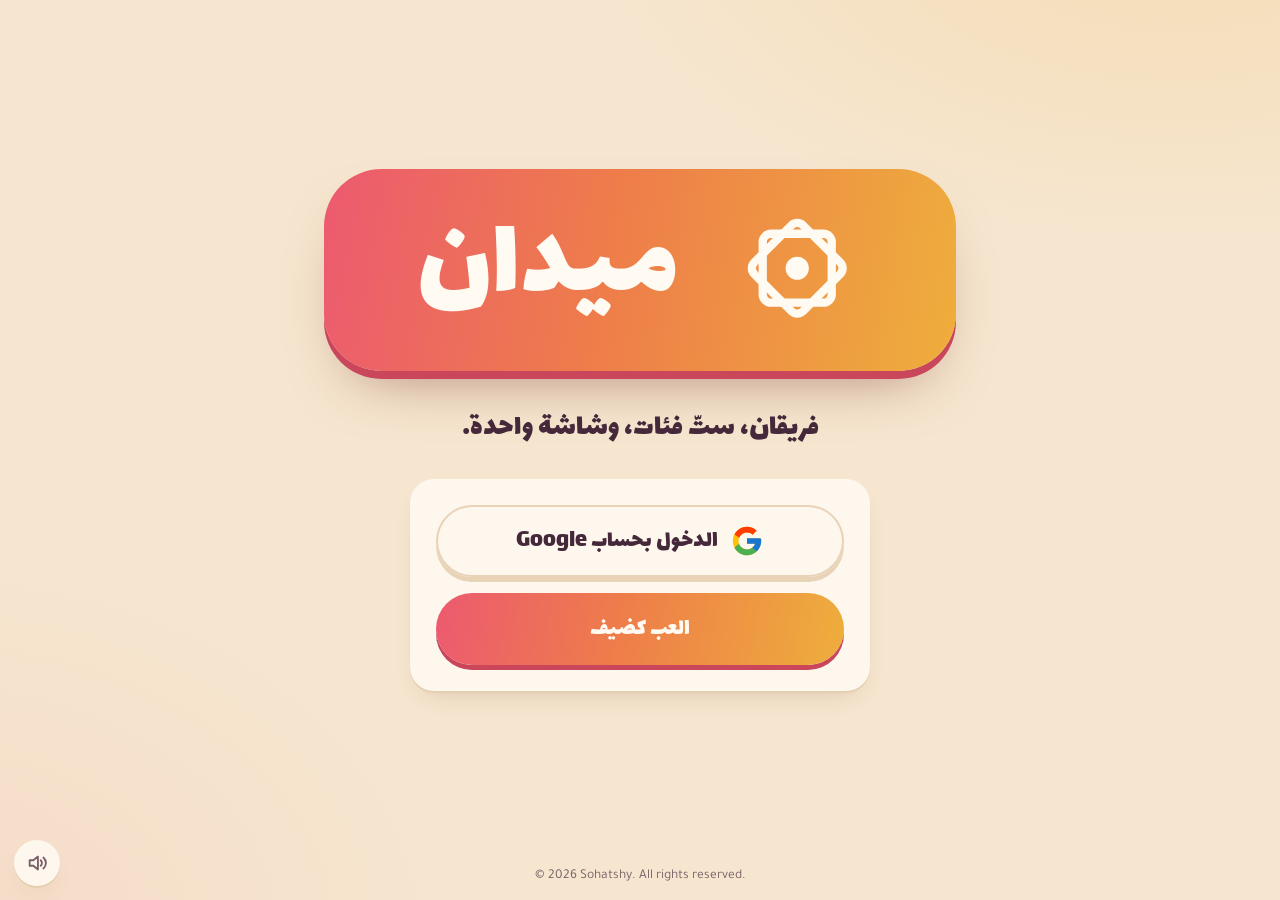
<file: index.html>
<!doctype html>
<html lang="ar" dir="rtl">
<head>
  <meta charset="utf-8">
  <meta name="viewport" content="width=device-width, initial-scale=1, viewport-fit=cover">
  <title>ميدان — لعبة أسئلة للفريقين</title>
  <meta name="description" content="لعبة أسئلة عربية لفريقين على شاشة واحدة">
  <meta name="theme-color" content="#f6e6cf">
  <link rel="icon" href="assets/logo.svg" type="image/svg+xml">
  <link rel="preconnect" href="https://fonts.googleapis.com">
  <link rel="preconnect" href="https://fonts.gstatic.com" crossorigin>
  <link href="https://fonts.googleapis.com/css2?family=Lalezar&family=Tajawal:wght@400;500;700;800&display=swap" rel="stylesheet">
  <link rel="stylesheet" href="css/style.css">
</head>
<body>
  <!-- ========== LOGIN ========== -->
  <main id="screen-login" class="screen" hidden aria-labelledby="login-title">
    <h1 id="login-title" class="logo login-logo"><span data-icon="logo"></span><span class="logo-word" data-game-name translate="no">ميدان</span></h1>
    <p class="login-tagline">فريقان، ستّ فئات، وشاشة واحدة.</p>
    <div class="login-actions">
      <button type="button" class="btn btn-big btn-google" id="btn-google"><span data-icon="google"></span>الدخول بحساب Google</button>
      <p class="login-user" id="login-user" hidden></p>
      <button type="button" class="btn btn-big btn-ghost" id="btn-guest">العب كضيف</button>
      <button type="button" class="btn btn-ghost btn-small" id="btn-signout" hidden>تسجيل الخروج</button>
      <p class="login-note" id="login-note" role="status" aria-live="polite"></p>
    </div>
  </main>

  <!-- ========== SETUP: category draft ========== -->
  <main id="screen-setup" class="screen" hidden aria-labelledby="setup-title">
    <header class="draft-head">
      <span class="logo"><span data-icon="logo"></span><span class="logo-word" data-game-name translate="no">ميدان</span></span>
      <h1 id="setup-title">اختيار الفئات</h1>
    </header>
    <form id="setup-form" class="draft" novalidate>
      <div class="draft-top">
        <label class="team-field" data-team="0">
          <span class="team-field-label"><span class="team-mark" aria-hidden="true"></span>الفريق الأول</span>
          <input id="t0-name" name="team0" autocomplete="off" spellcheck="false" maxlength="24" placeholder="اكتبوا اسم فريقكم…">
        </label>
        <div class="draft-turn">
          <p class="draft-turn-text" id="draft-turn-text" aria-live="polite"></p>
          <ol class="draft-order" id="draft-order" aria-label="ترتيب الاختيار"></ol>
        </div>
        <label class="team-field" data-team="1">
          <span class="team-field-label"><span class="team-mark" aria-hidden="true"></span>الفريق الثاني</span>
          <input id="t1-name" name="team1" autocomplete="off" spellcheck="false" maxlength="24" placeholder="اكتبوا اسم فريقكم…">
        </label>
      </div>

      <div class="draft-body">
        <section class="draft-side" data-team="0" aria-labelledby="side0-title">
          <h2 class="visually-hidden" id="side0-title">فئات الفريق الأول</h2>
          <ol class="slots" id="slots-0"></ol>
        </section>

        <section class="draft-pool" aria-labelledby="pool-title">
          <h2 class="visually-hidden" id="pool-title">الفئات المتاحة</h2>
          <div class="pool-tools">
            <label class="pool-search">
              <span class="visually-hidden">ابحث عن فئة</span>
              <input type="search" id="pool-search" placeholder="ابحث عن فئة…" autocomplete="off" spellcheck="false">
            </label>
            <div class="chips" id="pool-filters" role="group" aria-label="تصفية الفئات"></div>
          </div>
          <div class="pool-grid" id="pool"></div>
          <p class="pool-empty" id="pool-empty" hidden></p>
        </section>

        <section class="draft-side" data-team="1" aria-labelledby="side1-title">
          <h2 class="visually-hidden" id="side1-title">فئات الفريق الثاني</h2>
          <ol class="slots" id="slots-1"></ol>
        </section>
      </div>

      <div class="draft-foot">
        <p class="setup-error" id="setup-error" role="alert"></p>
        <button type="submit" class="btn btn-primary btn-big" id="btn-start" aria-describedby="start-hint" disabled>ابدأ اللعب</button>
        <p class="start-hint" id="start-hint"></p>
      </div>
    </form>
  </main>

  <!-- ========== BOARD ========== -->
  <main id="screen-board" class="screen" hidden aria-label="لوحة الأسئلة">
    <header class="scorebar">
      <div class="team-card" data-team="0"></div>
      <div class="turn-indicator" id="turn-indicator" aria-live="polite"></div>
      <div class="team-card" data-team="1"></div>
    </header>
    <div class="board" id="board"></div>
  </main>

  <!-- ========== QUESTION ========== -->
  <main id="screen-question" class="screen" hidden aria-labelledby="q-text">
    <div class="q-top">
      <span class="q-tag"><span id="q-cat"></span><span class="q-points" id="q-points"></span><span class="q-bet" id="q-bet" hidden>رهان ×2</span></span>
      <div class="q-helpers" id="q-helpers" role="group" aria-label="المساعدات"></div>
      <span class="q-who" id="q-who" aria-live="polite"></span>
    </div>
    <div class="q-main">
      <div class="q-body">
        <h1 class="q-text" id="q-text"></h1>
        <p class="q-glimpse" id="q-glimpse" hidden></p>
        <img class="q-flag" id="q-flag" alt="علم الدولة المطلوبة" width="520" height="390" hidden>
        <div class="q-media" id="q-media" hidden></div>
        <div class="q-answer" id="q-answer" hidden aria-live="polite"></div>
      </div>
      <!-- Stopwatch: counts up from 0:00, the host pauses / resumes / resets it -->
      <div class="stopwatch" id="stopwatch">
        <div class="sw-face" role="timer" aria-label="الوقت منذ فتح السؤال">
          <svg viewBox="0 0 200 200" aria-hidden="true"><circle class="track" cx="100" cy="100" r="88"/><circle class="fill" cx="100" cy="100" r="88" pathLength="60" stroke-dasharray="60" stroke-dashoffset="60"/></svg>
          <span class="num" id="sw-num">0:00</span>
        </div>
        <div class="sw-controls">
          <button type="button" class="btn sw-toggle" id="sw-toggle"></button>
          <button type="button" class="btn btn-ghost sw-reset" id="sw-reset" aria-label="إعادة الوقت إلى الصفر"></button>
        </div>
      </div>
    </div>
    <div class="q-actions" id="q-actions"></div>
  </main>

  <!-- ========== WINNER ========== -->
  <main id="screen-winner" class="screen" hidden aria-labelledby="win-name">
    <canvas id="confetti" aria-hidden="true"></canvas>
    <p class="win-kicker" id="win-kicker">الفائز</p>
    <h1 class="win-name" id="win-name"></h1>
    <div class="win-scores" id="win-scores"></div>
    <button type="button" class="btn btn-big btn-t1" id="btn-new">لعبة جديدة</button>
  </main>

  <footer class="site-footer" id="site-footer" hidden>
    <p lang="en" dir="ltr">© 2026 Sohatshy. All rights reserved.</p>
  </footer>

  <div class="corner-tools">
    <button type="button" class="icon-btn" id="btn-mute" aria-label="كتم الصوت" aria-pressed="false"></button>
    <button type="button" class="icon-btn" id="btn-quit" aria-label="إنهاء اللعبة والعودة للبداية" hidden></button>
  </div>
  <div class="toast" id="toast" role="status" aria-live="polite"></div>

  <script type="module" src="js/app.js"></script>
</body>
</html>
</file>
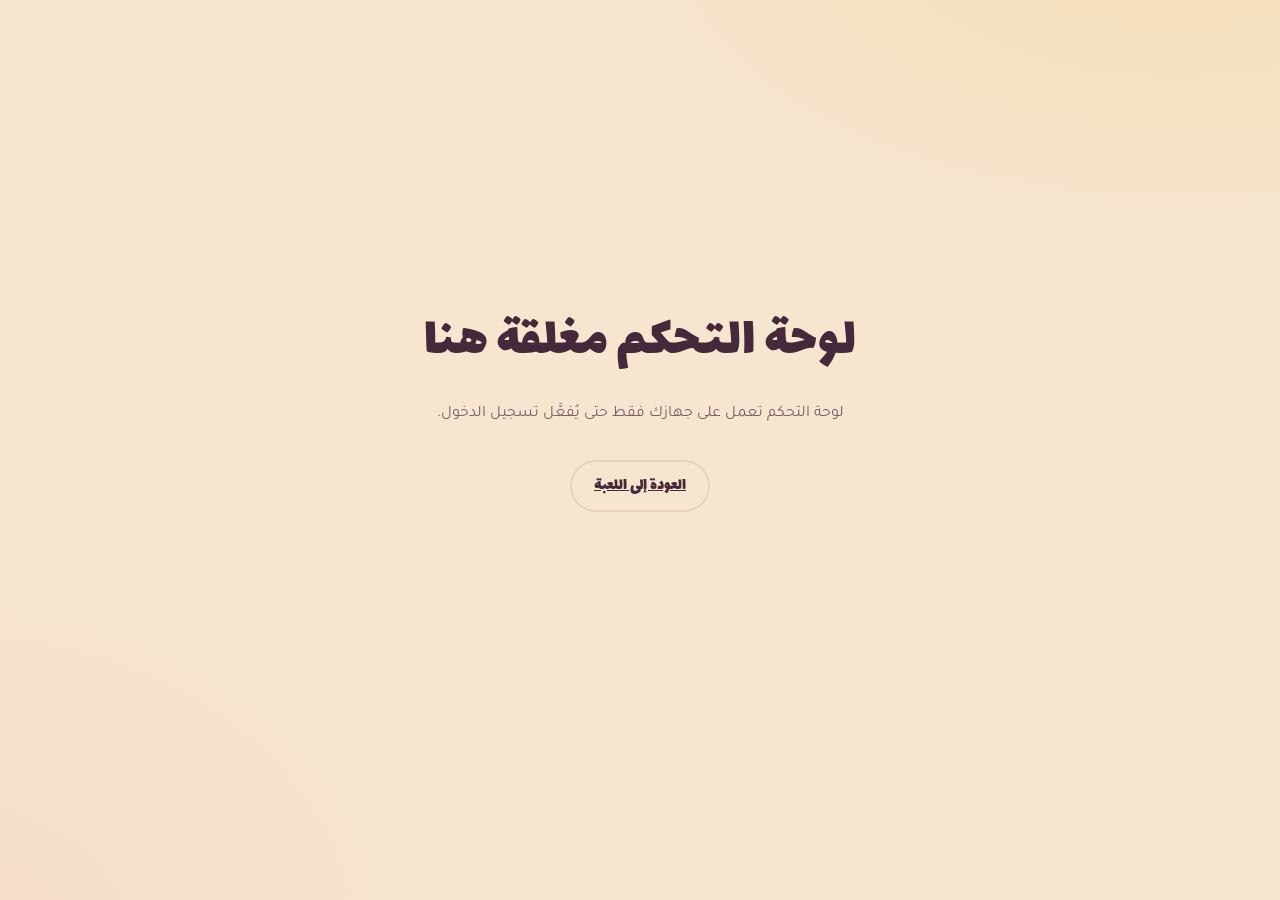
<file: admin.html>
<!doctype html>
<html lang="ar" dir="rtl">
<head>
  <meta charset="utf-8">
  <meta name="viewport" content="width=device-width, initial-scale=1">
  <title>لوحة التحكم — ميدان</title>
  <meta name="robots" content="noindex, nofollow">
  <meta name="theme-color" content="#f6e6cf">
  <link rel="icon" href="assets/logo.svg" type="image/svg+xml">
  <link rel="preconnect" href="https://fonts.googleapis.com">
  <link rel="preconnect" href="https://fonts.gstatic.com" crossorigin>
  <link href="https://fonts.googleapis.com/css2?family=Lalezar&family=Tajawal:wght@400;500;700;800&display=swap" rel="stylesheet">
  <link rel="stylesheet" href="css/style.css">
  <link rel="stylesheet" href="css/admin.css">
</head>
<body class="admin-page">
  <!-- Shown instead of the panel when it can't be used here (live site, server not running, not the owner) -->
  <div id="gate" class="gate" hidden>
    <h1>لوحة التحكم مغلقة هنا</h1>
    <p id="gate-msg"></p>
    <a class="btn btn-ghost" href="index.html">العودة إلى اللعبة</a>
  </div>

  <div id="app" hidden>
    <header class="ad-head">
      <a class="logo" href="index.html" aria-label="العودة إلى اللعبة"><span data-icon="logo"></span><span class="logo-word" data-game-name translate="no">ميدان</span></a>
      <nav class="ad-tabs" role="tablist" aria-label="أقسام لوحة التحكم">
        <button type="button" role="tab" id="tab-questions" aria-controls="panel-questions" aria-selected="true">الأسئلة</button>
        <button type="button" role="tab" id="tab-categories" aria-controls="panel-categories" aria-selected="false" tabindex="-1">الفئات</button>
        <button type="button" role="tab" id="tab-io" aria-controls="panel-io" aria-selected="false" tabindex="-1">استيراد وتصدير</button>
        <button type="button" role="tab" id="tab-trash" aria-controls="panel-trash" aria-selected="false" tabindex="-1">سلة المحذوفات <span class="count" id="trash-count"></span></button>
      </nav>
      <span id="save-status" role="status" aria-live="polite"></span>
      <button type="button" class="btn btn-t1" id="btn-publish">نشر التحديثات</button>
    </header>

    <!-- ================= QUESTIONS ================= -->
    <section id="panel-questions" role="tabpanel" aria-labelledby="tab-questions">
      <div class="ad-toolbar">
        <form class="ad-filters" id="filters" role="search" aria-label="تصفية الأسئلة">
          <label class="grow">بحث
            <input type="search" name="q" placeholder="كلمة من السؤال أو الإجابة أو رقم السؤال…" autocomplete="off" spellcheck="false">
          </label>
          <label>الفئة<select name="category" id="f-category"><option value="">الكل</option></select></label>
          <label>الصعوبة
            <select name="difficulty"><option value="">الكل</option><option value="easy">سهل 200</option><option value="medium">متوسط 400</option><option value="hard">صعب 600</option></select>
          </label>
          <label>المراجعة
            <select name="status">
              <option value="">الكل</option>
              <option value="pending">لم يُراجع</option>
              <option value="approved">صحيح</option>
              <option value="rejected">خطأ</option>
              <option value="unverified">غير مُتحقق منه</option>
              <option value="hidden">لا يظهر في اللعبة</option>
            </select>
          </label>
          <label>الوسائط
            <select name="media"><option value="">الكل</option><option value="yes">فيه وسائط</option><option value="no">بدون وسائط</option></select>
          </label>
        </form>
        <button type="button" class="btn btn-t1" id="btn-add">+ سؤال جديد</button>
      </div>
      <p class="ad-count" id="count" aria-live="polite"></p>
      <ol class="ad-list" id="list"></ol>
    </section>

    <!-- ================= CATEGORIES + DASHBOARD ================= -->
    <section id="panel-categories" role="tabpanel" aria-labelledby="tab-categories" hidden>
      <div class="ad-toolbar">
        <p class="ad-hint">الهدف لكل فئة: <strong>100 سؤال</strong> على الأقل، و<strong>6</strong> على الأقل في كل مستوى. الفئات الناقصة باللون الأحمر.</p>
        <button type="button" class="btn btn-t1" id="btn-add-cat">+ فئة جديدة</button>
      </div>
      <div class="table-wrap">
        <table class="dash" id="dash">
          <caption class="visually-hidden">عدد الأسئلة في كل فئة ومستوى</caption>
          <thead>
            <tr>
              <th scope="col">الفئة</th>
              <th scope="col">المجموع</th>
              <th scope="col">سهل 200</th>
              <th scope="col">متوسط 400</th>
              <th scope="col">صعب 600</th>
              <th scope="col">في اللعبة</th>
              <th scope="col">الحالة</th>
              <th scope="col"><span class="visually-hidden">إجراءات</span></th>
            </tr>
          </thead>
          <tbody></tbody>
          <tfoot></tfoot>
        </table>
      </div>
    </section>

    <!-- ================= IMPORT / EXPORT ================= -->
    <section id="panel-io" role="tabpanel" aria-labelledby="tab-io" hidden>
      <div class="io-grid">
        <section class="io-card" aria-labelledby="io-import-title">
          <h2 id="io-import-title">استيراد أسئلة كثيرة مرة واحدة</h2>
          <p>املأ القالب في Excel أو Google Sheets، ثم اختر الملف هنا. ستظهر معاينة قبل أي حفظ.</p>
          <p class="io-links">القوالب: <a href="templates/template.xlsx" download>template.xlsx</a> · <a href="templates/template.csv" download>template.csv</a></p>
          <label class="btn btn-t1 file-btn">اختيار ملف CSV أو Excel…<input type="file" id="import-file" accept=".csv,.xlsx,.xls,text/csv,application/vnd.openxmlformats-officedocument.spreadsheetml.sheet"></label>
          <p class="media-msg" id="import-msg" role="status" aria-live="polite"></p>
        </section>
        <section class="io-card" aria-labelledby="io-export-title">
          <h2 id="io-export-title">تصدير نسخة احتياطية</h2>
          <p>نزّل كل الأسئلة. ملف JSON نسخة كاملة (مع الفئات وسلة المحذوفات)، وملف CSV يُفتح في Excel.</p>
          <div class="io-actions">
            <button type="button" class="btn btn-ghost" id="export-csv">تنزيل CSV</button>
            <button type="button" class="btn btn-ghost" id="export-json">تنزيل JSON</button>
          </div>
          <p class="ad-hint">ملفات الوسائط (الصور والفيديو) موجودة في مجلد <code dir="ltr">media/</code> داخل المشروع.</p>
        </section>
      </div>

      <section class="io-preview" id="import-preview" aria-labelledby="preview-title" hidden>
        <div class="ad-toolbar">
          <h2 id="preview-title">معاينة الاستيراد</h2>
          <p class="ad-hint" id="preview-summary"></p>
        </div>
        <div class="table-wrap">
          <table class="dash preview-table">
            <thead><tr>
              <th scope="col"><span class="visually-hidden">استيراد هذا الصف</span></th>
              <th scope="col">الصف</th><th scope="col">الحالة</th><th scope="col">الفئة</th><th scope="col">الصعوبة</th>
              <th scope="col">السؤال</th><th scope="col">الإجابة</th><th scope="col">المصدر</th>
            </tr></thead>
            <tbody id="preview-body"></tbody>
          </table>
        </div>
        <div class="io-foot">
          <label class="check"><input type="checkbox" id="import-ready"> <span>علّمها «مُتحقق منها» و«صحيحة» لتظهر في اللعبة فوراً<small>اتركها بدون علامة لتراجعها واحدة واحدة في تبويب الأسئلة أولاً.</small></span></label>
          <button type="button" class="btn btn-t1" id="import-go">استيراد</button>
          <button type="button" class="btn btn-ghost" id="import-cancel">إلغاء</button>
        </div>
      </section>
    </section>

    <!-- ================= TRASH ================= -->
    <section id="panel-trash" role="tabpanel" aria-labelledby="tab-trash" hidden>
      <div class="ad-toolbar">
        <p class="ad-hint">الأسئلة المحذوفة تبقى هنا حتى تسترجعها أو تحذفها نهائياً. لا تظهر في اللعبة.</p>
        <button type="button" class="btn btn-danger" id="btn-empty-trash">إفراغ السلة</button>
      </div>
      <ol class="ad-list" id="trash-list"></ol>
    </section>
  </div>

  <!-- ================= QUESTION EDITOR ================= -->
  <dialog id="editor" class="ad-dialog" aria-labelledby="editor-title">
    <form id="editor-form" method="dialog" novalidate>
      <header class="dlg-head">
        <h2 id="editor-title">سؤال جديد</h2>
        <code id="editor-id" dir="ltr"></code>
        <button type="button" class="icon-btn dlg-close" data-close aria-label="إغلاق بدون حفظ">✕</button>
      </header>
      <div class="dlg-body">
        <div class="row2">
          <label>الفئة<select name="category" id="e-category" required></select></label>
          <fieldset class="seg">
            <legend>الصعوبة</legend>
            <label><input type="radio" name="difficulty" value="easy" required> سهل 200</label>
            <label><input type="radio" name="difficulty" value="medium"> متوسط 400</label>
            <label><input type="radio" name="difficulty" value="hard"> صعب 600</label>
          </fieldset>
        </div>
        <label>نص السؤال<textarea name="question" id="e-question" rows="3" required autocomplete="off"></textarea></label>
        <div class="dup-box" id="dup-box" role="status" aria-live="polite" hidden></div>
        <label id="e-answer-label"><span id="e-answer-text">الإجابة</span><input name="answer" id="e-answer" autocomplete="off"></label>
        <label id="e-examples-wrap">أمثلة لإجابات صحيحة (كل مثال في سطر)<textarea name="examples" rows="3" autocomplete="off"></textarea></label>
        <div class="row2">
          <label>رابط المصدر (اختياري)<input name="source" type="url" dir="ltr" autocomplete="off" spellcheck="false" placeholder="https://…"></label>
          <label>ملاحظات (لك فقط)<input name="note" autocomplete="off"></label>
        </div>

        <fieldset class="media-box" id="media-box">
          <legend>وسائط (صورة أو فيديو أو صوت)</legend>
          <div id="media-preview" class="media-preview"></div>
          <div class="media-actions">
            <label class="btn btn-ghost file-btn">اختيار ملف…<input type="file" id="media-file" accept="image/*,video/*,audio/*,.svg"></label>
            <button type="button" class="btn btn-ghost" id="media-remove" hidden>إزالة الوسائط</button>
            <fieldset class="seg" id="media-show">
              <legend>متى تظهر؟</legend>
              <label><input type="radio" name="mediaShow" value="question" checked> مع السؤال</label>
              <label><input type="radio" name="mediaShow" value="answer"> عند كشف الإجابة فقط</label>
            </fieldset>
          </div>
          <p class="media-msg" id="media-msg" role="status" aria-live="polite"></p>
        </fieldset>

        <div class="row2">
          <fieldset class="seg">
            <legend>المراجعة</legend>
            <label><input type="radio" name="review" value=""> لم يُراجع</label>
            <label><input type="radio" name="review" value="approved"> صحيح</label>
            <label><input type="radio" name="review" value="rejected"> خطأ</label>
          </fieldset>
          <label class="check"><input type="checkbox" name="verified"> <span>تحققتُ من صحة المعلومة<small id="verified-hint">بدون هذه العلامة لن يظهر السؤال في اللعبة.</small></span></label>
        </div>
        <p class="form-error" id="editor-error" role="alert"></p>
      </div>
      <footer class="dlg-foot">
        <button type="submit" class="btn btn-t1" id="editor-save" value="save">حفظ</button>
        <button type="button" class="btn btn-ghost" data-close>إلغاء</button>
        <button type="button" class="btn btn-danger" id="editor-delete" hidden>حذف السؤال</button>
      </footer>
    </form>
  </dialog>

  <!-- ================= CATEGORY EDITOR ================= -->
  <dialog id="cat-editor" class="ad-dialog" aria-labelledby="cat-title">
    <form id="cat-form" method="dialog" novalidate>
      <header class="dlg-head">
        <h2 id="cat-title">فئة جديدة</h2>
        <code id="cat-id" dir="ltr"></code>
        <button type="button" class="icon-btn dlg-close" data-close aria-label="إغلاق بدون حفظ">✕</button>
      </header>
      <div class="dlg-body">
        <div class="row2">
          <label>اسم الفئة<input name="name" required maxlength="30" autocomplete="off"></label>
          <label>نوع الإجابات
            <select name="type">
              <option value="text">إجابة واحدة لكل سؤال</option>
              <option value="letters">حروف: أي إجابة صحيحة (مع أمثلة)</option>
              <option value="flag" disabled>أعلام (صورة علم)</option>
            </select>
          </label>
        </div>
        <label>وصف قصير (يظهر عند الضغط على زر «i» في صفحة اختيار الفئات)<textarea name="description" rows="2" maxlength="140" autocomplete="off"></textarea></label>
        <fieldset class="media-box">
          <legend>صورة الفئة أو أيقونتها</legend>
          <div class="cat-art-preview" id="cat-preview"></div>
          <div class="media-actions">
            <label class="btn btn-ghost file-btn">رفع صورة…<input type="file" id="cat-file" accept="image/*,.svg"></label>
            <button type="button" class="btn btn-ghost" id="cat-image-remove" hidden>إزالة الصورة</button>
          </div>
          <p class="media-msg" id="cat-msg" role="status" aria-live="polite">بدون صورة تظهر أيقونة بسيطة. أفضل مقاس: صورة عرضية 16:10 بخلفية فاتحة.</p>
        </fieldset>
        <label class="check"><input type="checkbox" name="hidden"> <span>إخفاء الفئة من اللعبة<small>لا تظهر في صفحة اختيار الفئات، وتبقى أسئلتها محفوظة هنا.</small></span></label>
        <p class="form-error" id="cat-error" role="alert"></p>
      </div>
      <footer class="dlg-foot">
        <button type="submit" class="btn btn-t1" id="cat-save">حفظ</button>
        <button type="button" class="btn btn-ghost" data-close>إلغاء</button>
      </footer>
    </form>
  </dialog>

  <!-- ================= PUBLISH ================= -->
  <dialog id="publish-dialog" class="ad-dialog" aria-labelledby="publish-title">
    <form method="dialog" id="publish-form">
      <header class="dlg-head">
        <h2 id="publish-title">نشر التحديثات على الموقع</h2>
        <button type="button" class="icon-btn dlg-close" data-close aria-label="إغلاق">✕</button>
      </header>
      <div class="dlg-body" id="publish-body" aria-live="polite"></div>
      <footer class="dlg-foot">
        <button type="submit" class="btn btn-t1" id="publish-go" hidden>نشر الآن</button>
        <button type="button" class="btn btn-ghost" data-close id="publish-close">إغلاق</button>
      </footer>
    </form>
  </dialog>

  <!-- ================= CONFIRM POPUP ================= -->
  <dialog id="confirm-dialog" class="ad-dialog small" aria-labelledby="confirm-title" aria-describedby="confirm-text">
    <form method="dialog">
      <h2 id="confirm-title"></h2>
      <p id="confirm-text"></p>
      <footer class="dlg-foot">
        <button value="ok" id="confirm-ok" class="btn btn-danger">تأكيد</button>
        <button value="cancel" id="confirm-cancel" class="btn btn-ghost">إلغاء</button>
      </footer>
    </form>
  </dialog>

  <div class="toast" id="toast" role="status" aria-live="polite"></div>
  <script type="module" src="js/admin/admin.js"></script>
</body>
</html>
</file>
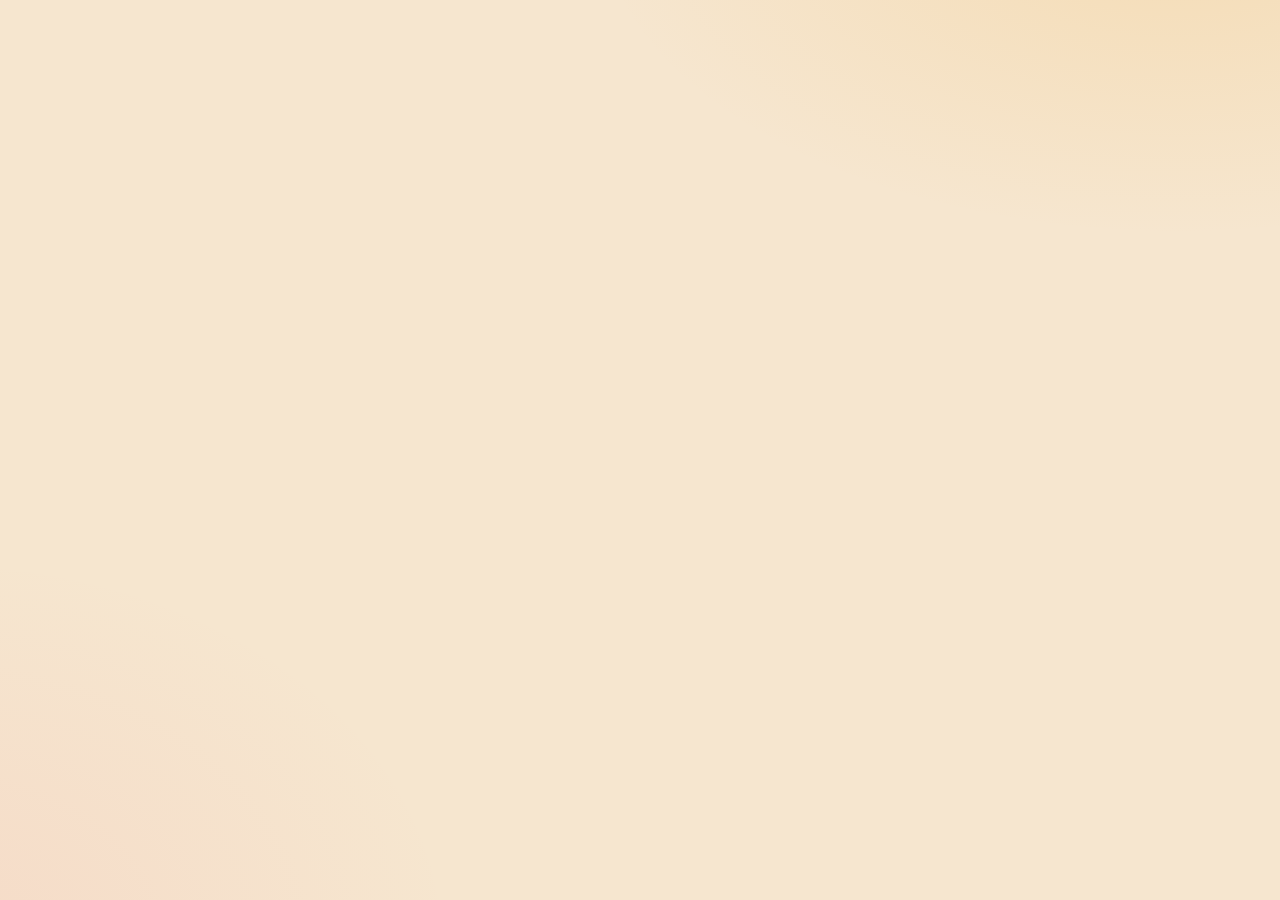
<file: review.html>
<!doctype html>
<html lang="ar" dir="rtl">
<head>
  <meta charset="utf-8">
  <meta name="robots" content="noindex, nofollow">
  <title>نُقلت المراجعة إلى لوحة التحكم</title>
  <meta http-equiv="refresh" content="0; url=admin.html">
</head>
<body>
  <p>صفحة المراجعة أصبحت جزءاً من <a href="admin.html">لوحة التحكم</a>.</p>
</body>
</html>
</file>
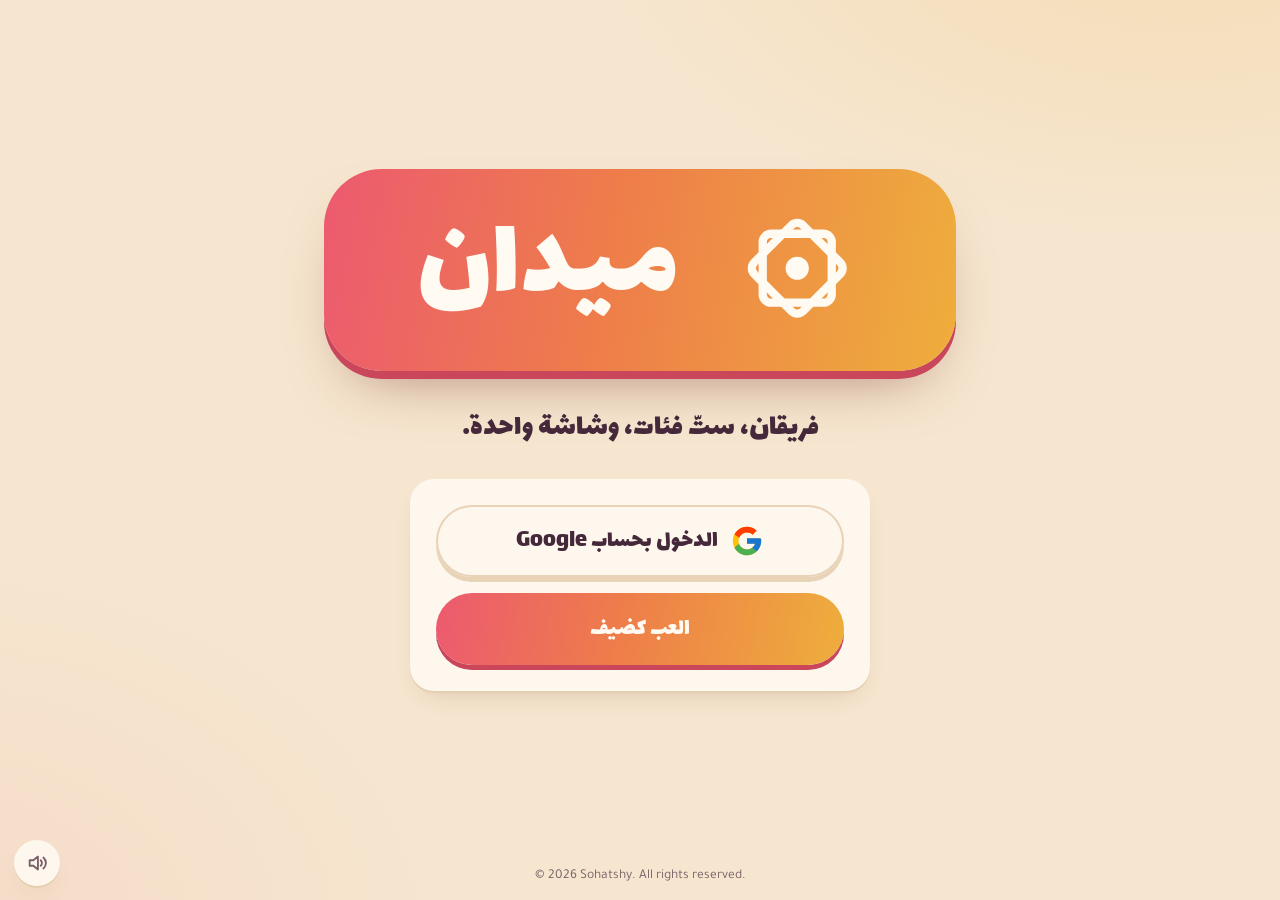
<file: tests/load-state.html>
<!doctype html>
<meta charset="utf-8">
<title>Load test state</title>
<!-- Test helper: loads a saved game from tests/states/<name>.json into localStorage, then opens the game.
     Usage: tests/load-state.html?state=board&data=tests/sample-6cats.json   (state=none clears the game) -->
<script type="module">
  const p = new URLSearchParams(location.search);
  const name = p.get('state');
  p.delete('state');
  if (name && name !== 'none' && /^[\w-]+$/.test(name)) {
    const s = await (await fetch(`states/${name}.json`)).text();
    localStorage.setItem('maydan.game', s);
  } else localStorage.removeItem('maydan.game');
  location.replace('../index.html?' + p.toString());
</script>
</file>
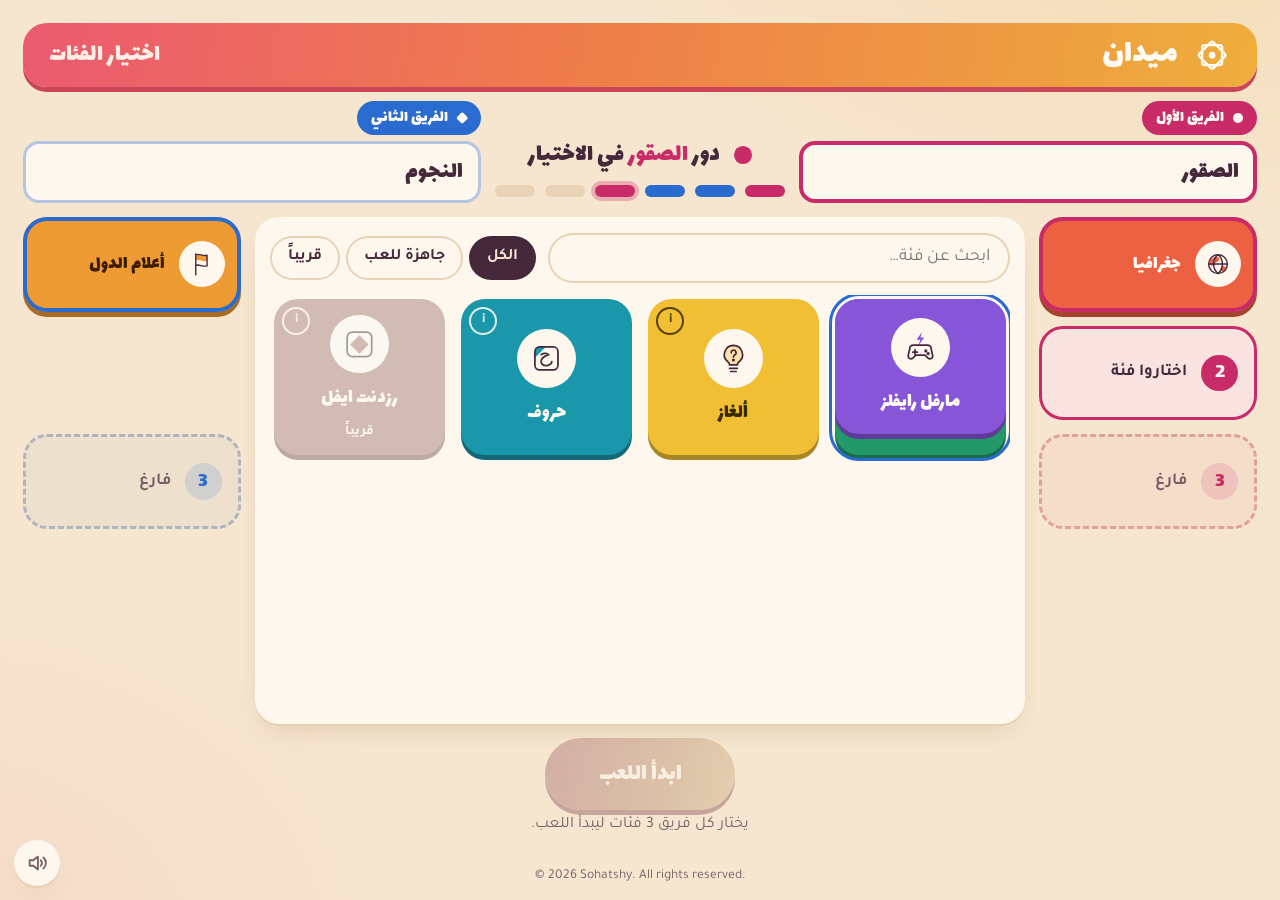
<file: tests/setup-preview.html>
<!doctype html>
<meta charset="utf-8">
<title>Setup preview</title>
<!-- Test helper: opens the real game in a frame, goes to the category draft, types team names,
     makes a few picks (?picks=geo,flags,rivals in pick order) and optionally opens one "i" description
     (?info=math), so the draft can be screenshotted at any size. -->
<style>html,body,iframe{margin:0;border:0;width:100%;height:100%;display:block}</style>
<iframe id="f" src="load-state.html?state=none"></iframe>
<script>
  const p = new URLSearchParams(location.search);
  const f = document.getElementById('f');
  const wait = (ms) => new Promise((r) => setTimeout(r, ms));
  f.addEventListener('load', async () => {
    if (!f.contentWindow.location.pathname.endsWith('index.html') && f.contentWindow.location.pathname !== '/') return;
    await wait(800);
    const d = f.contentDocument;
    d.querySelector('#btn-guest').click();
    d.querySelector('#t0-name').value = p.get('t0') ?? 'الصقور';
    d.querySelector('#t1-name').value = p.get('t1') ?? 'النجوم';
    d.querySelector('#t0-name').dispatchEvent(new Event('input', { bubbles: true }));
    for (const id of (p.get('picks') ?? 'geo,flags,rivals').split(',').filter(Boolean)) {
      d.querySelector(`#pool .cat-pick[data-cat="${id}"]`)?.click();
      await wait(80);
    }
    if (p.get('info')) d.querySelector(`#pool .cat-card[data-cat="${p.get('info')}"] .cat-info`)?.click();
  });
</script>
</file>
<file: css/style.css>
/* ============================================================
   Maydan — design tokens (warm & sunny, softened for a big TV)
   Warm cream page, off-white cards, soft shadows. Strong colour only in small accents:
   the header gradient, category name strips, team colours on scores / turn / played questions.
   ============================================================ */
:root {
  /* surfaces */
  --bg: #f6e6cf;          /* warm cream page */
  --surface: #fdf7ee;     /* off-white cards, panels */
  --raised: #fdf7ee;
  --soft: #f5e8d6;        /* quiet fills (search, chips, empty slots) */
  --line: #e8d3b7;        /* hairlines, empty slots */
  --text: #45293a;        /* deep plum, 10.6:1 on --bg */
  --muted: #7a5e66;       /* 4.9:1 on --bg */

  /* warm header gradient (our own: coral → tangerine → sun) */
  --hero: linear-gradient(100deg, #ec5a70 0%, #ee7d4a 45%, #eeae3c 100%);
  --hero-ink: #fffaf2;
  --hero-edge: #c9465b;

  /* teams — also told apart by shape: team 1 = circle, team 2 = diamond */
  --team1: #c92a68;       /* berry */
  --team1-ink: #fffaf2;
  --team1-soft: #f5dce2;
  --team2: #2a6bcf;       /* cobalt */
  --team2-ink: #fffaf2;
  --team2-soft: #dfe7f3;
  --danger: #d4483f;

  /* category palette: each category takes one, by its place in the list */
  --cat-1: #ec6142; --cat-1-ink: #fffaf2;   /* tomato */
  --cat-2: #ee9b34; --cat-2-ink: #3a1d00;   /* tangerine */
  --cat-3: #8655d8; --cat-3-ink: #fffaf2;   /* grape */
  --cat-4: #23996a; --cat-4-ink: #fffaf2;   /* leaf */
  --cat-5: #f0bf33; --cat-5-ink: #3a2a00;   /* sun */
  --cat-6: #1a97aa; --cat-6-ink: #fffaf2;   /* lagoon */
  --cat: #b49a86; --cat-ink: #fffaf2;

  --font-display: 'Lalezar', 'Tajawal', system-ui, sans-serif;   /* chunky headings, numbers */
  --font-body: 'Tajawal', system-ui, sans-serif;                  /* everything you read */

  --r-sm: 10px;
  --r: 16px;
  --r-lg: 24px;
  --gap: clamp(8px, 1.1vw, 20px);
  --ease: cubic-bezier(0.2, 0.7, 0.2, 1);
  --shadow: 0 2px 0 #e6cfb0, 0 12px 28px -16px rgba(110, 60, 25, 0.32);
  --press: 0 5px 0;       /* chunky bottom edge on draft cards and big buttons */

  /* older names still used by the admin panel */
  --lime: var(--team1);
  --lime-ink: var(--team1-ink);
  --azure: var(--team2);
  --azure-ink: var(--team2-ink);
  --accent: var(--team1);
  --night: var(--bg);
  --night-2: var(--surface);
  --night-3: var(--line);
  --tile: var(--surface);
  --tile-ink: var(--text);
  --t1: var(--team1);
  --t1-ink: var(--team1-ink);
  --t2: var(--team2);
  --t2-ink: var(--team2-ink);
  --played: #ebdcc8;
  --r-md: var(--r);
  --ease-pop: var(--ease);

  color-scheme: light;
}

* { box-sizing: border-box; }
html, body { height: 100%; }

body {
  margin: 0;
  font-family: var(--font-body);
  color: var(--text);
  background-color: var(--bg);
  background-image: radial-gradient(900px 500px at 92% -10%, rgba(238, 174, 60, 0.18), transparent 65%),
    radial-gradient(800px 600px at -5% 105%, rgba(236, 90, 112, 0.08), transparent 65%);
  background-attachment: fixed;
  -webkit-font-smoothing: antialiased;
  text-rendering: optimizeLegibility;
  -webkit-tap-highlight-color: transparent;
  font-synthesis: none; /* Lalezar has one weight: never fake a bold */
  overflow-x: hidden;
}

button { font: inherit; color: inherit; cursor: pointer; touch-action: manipulation; }
button:disabled { cursor: not-allowed; }
input { font: inherit; }
:focus-visible { outline: 3px solid var(--team2); outline-offset: 3px; border-radius: var(--r-sm); }

.visually-hidden { position: absolute !important; width: 1px; height: 1px; overflow: hidden; clip: rect(0 0 0 0); white-space: nowrap; }

/* ---------- team shape ---------- */
.team-mark { --size: 0.62em; display: inline-block; flex: none; width: var(--size); height: var(--size); background: var(--team1); border-radius: 50%; }
.team-mark[data-team='1'] { background: var(--team2); border-radius: 2px; transform: rotate(45deg) scale(0.86); }
[data-team='1'] > .team-mark:not([data-team]), [data-team='1'] .team-field-label .team-mark { background: var(--team2); border-radius: 2px; transform: rotate(45deg) scale(0.86); }

/* ---------- copyright footer (login / setup / winner screens) ---------- */
.site-footer { min-height: 40px; display: flex; align-items: center; justify-content: center;
  padding: 0 72px max(8px, env(safe-area-inset-bottom)); color: var(--muted); font-size: 0.85rem; text-align: center; }
.site-footer p { margin: 0; }
.site-footer[hidden] { display: none; }
body.has-footer .screen.is-active { min-height: calc(100dvh - 40px); }

/* ---------- screens ---------- */
.screen { display: none; min-height: 100dvh; padding: clamp(12px, 1.8vw, 32px);
  padding-top: max(clamp(12px, 1.8vw, 32px), env(safe-area-inset-top));
  padding-bottom: max(clamp(12px, 1.8vw, 32px), env(safe-area-inset-bottom));
  padding-inline: max(clamp(12px, 1.8vw, 32px), env(safe-area-inset-left), env(safe-area-inset-right)); }
.screen[hidden] { display: none !important; }
.screen.is-active { display: flex; flex-direction: column; }
h1, h2 { text-wrap: balance; }

/* ---------- logo ---------- */
.logo { display: inline-flex; align-items: center; gap: 0.45em; font-family: var(--font-display); font-weight: 400; line-height: 1; letter-spacing: 0; }
.logo svg { width: 1.15em; height: 1.15em; flex: none; color: currentColor; }

/* ---------- buttons ---------- */
.btn {
  display: inline-flex; align-items: center; justify-content: center; gap: 0.5em;
  min-height: 52px; padding: 0.55em 1.4em;
  border: 0; border-radius: 999px;
  font-family: var(--font-display); font-weight: 400; font-size: clamp(1.05rem, 1.35vw, 1.4rem);
  background: var(--surface); color: var(--text);
  box-shadow: var(--press) var(--btn-edge, #e2c9a8);
  transition: transform 0.15s var(--ease), box-shadow 0.15s ease, filter 0.2s ease, opacity 0.2s ease;
}
.btn:hover:not(:disabled) { transform: translateY(-1px); filter: brightness(1.04); }
.btn:active:not(:disabled) { transform: translateY(4px); box-shadow: 0 1px 0 var(--btn-edge, #e2c9a8); }
.btn:disabled { opacity: 0.45; filter: saturate(0.4); }
.btn-big { min-height: 72px; font-size: clamp(1.3rem, 1.9vw, 2rem); padding: 0.5em 2.2em; }
.btn-primary { background: var(--hero); color: var(--hero-ink); --btn-edge: var(--hero-edge); }
.btn-t1 { background: var(--team1); color: var(--team1-ink); --btn-edge: #962050; }
.btn-t2 { background: var(--team2); color: var(--team2-ink); --btn-edge: #1f4f9b; }
.btn-ghost { background: transparent; color: var(--text); box-shadow: inset 0 0 0 2px var(--line); }
.btn-ghost:active:not(:disabled) { box-shadow: inset 0 0 0 2px var(--line); }
.btn-danger { background: var(--danger); color: #fffaf2; --btn-edge: #a2352e; }
.btn[hidden] { display: none; }

/* corner tools (mute / leave game) */
.corner-tools { position: fixed; bottom: max(14px, env(safe-area-inset-bottom)); left: max(14px, env(safe-area-inset-left)); z-index: 50; display: flex; gap: 8px; }
.icon-btn { width: 46px; height: 46px; border-radius: 50%; border: 0; background: var(--surface); color: var(--muted); display: grid; place-items: center; box-shadow: var(--shadow); transition: color 0.2s ease; }
.icon-btn:hover { color: var(--text); }
.icon-btn svg { width: 22px; height: 22px; }
.icon-btn[hidden] { display: none; }

/* category icon inside a soft round badge (draft cards, slots, board) */
.cat-art, .slot-icon, .bcard-art { --accent: var(--cat); color: var(--text); flex: none; display: grid; place-items: center; border-radius: 50%; background: var(--surface); }
.cat-art svg, .slot-icon svg, .bcard-art svg { display: block; width: 100%; height: 100%; }
.cat-art img, .slot-icon img, .bcard-art img { display: block; width: 100%; height: 100%; border-radius: 50%; object-fit: cover; }

/* ============================================================
   SETUP — category draft
   ============================================================ */
#screen-setup { gap: var(--gap); width: 100%; max-width: 1760px; margin: 0 auto; }
.draft-head { display: flex; align-items: center; justify-content: space-between; gap: 1rem;
  background: var(--hero); color: var(--hero-ink); border-radius: var(--r-lg); padding: 12px clamp(16px, 2vw, 32px); box-shadow: var(--press) var(--hero-edge); }
.draft-head .logo { font-size: clamp(1.8rem, 2.6vw, 2.8rem); }
.draft-head h1 { margin: 0; font-family: var(--font-display); font-weight: 400; font-size: clamp(1.3rem, 2vw, 2.1rem); opacity: 0.92; }
.draft { flex: 1; min-height: 0; display: flex; flex-direction: column; gap: var(--gap); }

.draft-top { display: grid; grid-template-columns: minmax(220px, 1fr) auto minmax(220px, 1fr); align-items: end; gap: var(--gap); }
.team-field { --c: var(--team1); --ink: var(--team1-ink); display: flex; flex-direction: column; gap: 6px; }
.team-field[data-team='1'] { --c: var(--team2); --ink: var(--team2-ink); }
.team-field-label { align-self: flex-start; display: inline-flex; align-items: center; gap: 0.5em; padding: 4px 14px; border-radius: 999px;
  background: var(--c); color: var(--ink); font-family: var(--font-display); font-size: 1.05rem; }
.team-field-label .team-mark, [data-team='1'] .team-field-label .team-mark { background: var(--ink); }
.team-field input {
  width: 100%; min-height: 62px; padding: 0 18px;
  border: 0; border-radius: var(--r); background: var(--surface); color: var(--text);
  font-family: var(--font-display); font-size: clamp(1.3rem, 1.9vw, 2rem);
  box-shadow: inset 0 0 0 3px color-mix(in srgb, var(--c) 35%, transparent);
  transition: box-shadow 0.2s ease;
}
.team-field input::placeholder { color: var(--muted); }
.team-field input:focus-visible, .team-field.is-turn input { outline: none; box-shadow: inset 0 0 0 4px var(--c); }

.draft-turn { display: flex; flex-direction: column; align-items: center; gap: 10px; padding-bottom: 6px; min-width: 0; }
.draft-turn-text { margin: 0; display: inline-flex; align-items: center; gap: 0.55em; font-family: var(--font-display); font-size: clamp(1.3rem, 2vw, 2.1rem); white-space: nowrap; }
.draft-turn-text strong { font-weight: 400; color: var(--team1); }
.draft-turn-text[data-team='1'] strong { color: var(--team2); }
.draft-turn-text .team-mark { --size: 0.7em; }
.draft-order { list-style: none; margin: 0; padding: 0; display: flex; gap: 10px; }
.order-step { width: 40px; height: 12px; border-radius: 999px; background: var(--line); position: relative; display: grid; place-items: center; }
.order-step .team-mark { position: absolute; --size: 0; }
.order-step.is-done[data-team='0'] { background: var(--team1); }
.order-step.is-done[data-team='1'] { background: var(--team2); }
.order-step.is-now[data-team='0'] { background: var(--team1); box-shadow: 0 0 0 4px color-mix(in srgb, var(--team1) 30%, transparent); animation: breathe 1.4s ease-in-out infinite; }
.order-step.is-now[data-team='1'] { background: var(--team2); box-shadow: 0 0 0 4px color-mix(in srgb, var(--team2) 30%, transparent); animation: breathe 1.4s ease-in-out infinite; }

.draft-body { flex: 1; min-height: 0; display: grid; grid-template-columns: minmax(200px, 17vw) minmax(0, 1fr) minmax(200px, 17vw); gap: var(--gap); }

/* team slots */
.draft-side { --c: var(--team1); --ink: var(--team1-ink); display: flex; flex-direction: column; min-height: 0; }
.draft-side[data-team='1'] { --c: var(--team2); --ink: var(--team2-ink); }
.slots { list-style: none; margin: 0; padding: 0; display: flex; flex-direction: column; gap: var(--gap); }
.slots li { display: flex; min-height: 0; }
.slot { flex: 1; min-height: clamp(76px, 10.5vh, 118px); border-radius: var(--r-lg); display: flex; align-items: center; gap: 14px; padding: 14px 16px; }
.slot.is-empty { border: 3px dashed color-mix(in srgb, var(--c) 30%, var(--line)); color: var(--muted); background: color-mix(in srgb, var(--c) 4%, transparent); }
.slot-num { font-family: var(--font-display); font-size: clamp(1.2rem, 1.6vw, 1.6rem); width: 1.8em; height: 1.8em; flex: none; display: grid; place-items: center; border-radius: 50%;
  background: color-mix(in srgb, var(--c) 15%, transparent); color: var(--c); }
.slot-hint { font-size: 1.05rem; font-weight: 700; }
.slot.is-next { border: 3px solid var(--c); color: var(--text); background: color-mix(in srgb, var(--c) 10%, var(--surface)); }
.slot.is-next .slot-num { background: var(--c); color: var(--ink); }
.slot.is-filled {
  border: 0; text-align: start; background: var(--cat); color: var(--cat-ink);
  box-shadow: var(--press) color-mix(in srgb, var(--cat) 70%, #000), inset 0 0 0 4px var(--c);
  transition: transform 0.2s var(--ease), filter 0.2s ease;
}
.slot.is-filled:hover { filter: brightness(1.05); }
.slot.is-arriving { opacity: 0; }
.slot-icon { width: clamp(46px, 3.6vw, 64px); height: clamp(46px, 3.6vw, 64px); padding: 8px; }
.slot-name { flex: 1; min-width: 0; font-family: var(--font-display); font-size: clamp(1.1rem, 1.5vw, 1.6rem); overflow-wrap: anywhere; line-height: 1.3; }
.slot-remove { font-size: 1.5rem; line-height: 1; opacity: 0; transition: opacity 0.2s ease; }
.slot.is-filled:hover .slot-remove, .slot.is-filled:focus-visible .slot-remove { opacity: 1; }

/* shared pool */
.draft-pool { display: flex; flex-direction: column; gap: 12px; min-height: 0; background: var(--surface); border-radius: var(--r-lg); padding: clamp(12px, 1.2vw, 20px); box-shadow: var(--shadow); }
.pool-tools { display: flex; gap: 12px; align-items: center; flex-wrap: wrap; }
.pool-search { flex: 1 1 240px; }
.pool-search input {
  width: 100%; min-height: 50px; padding: 0 20px; border: 0; border-radius: 999px;
  background: var(--surface); color: var(--text); font-size: 1.1rem; box-shadow: inset 0 0 0 2px var(--line);
}
.pool-search input:focus-visible { outline: none; box-shadow: inset 0 0 0 3px var(--team2); }
.chips { display: flex; gap: 6px; flex-wrap: wrap; }
.chip { min-height: 44px; padding: 0 18px; border: 0; border-radius: 999px; background: transparent; color: var(--text); font-weight: 700; font-size: 1rem; box-shadow: inset 0 0 0 2px var(--line); }
.chip:hover { background: var(--soft); }
.chip[aria-pressed='true'] { background: var(--text); color: var(--bg); box-shadow: none; }
.pool-grid { flex: 1; min-height: 0; overflow-y: auto; display: grid; grid-template-columns: repeat(auto-fill, minmax(clamp(150px, 12vw, 220px), 1fr)); grid-auto-rows: minmax(clamp(130px, 15vh, 190px), auto); gap: 16px; align-content: start; padding: 4px 4px 10px; scrollbar-width: thin; }
.pool-empty { margin: 0; color: var(--muted); text-align: center; padding: 2rem 1rem; }

.cat-card { position: relative; min-width: 0; display: flex; }
.cat-pick {
  flex: 1; border: 0; border-radius: var(--r-lg); padding: 16px 14px 14px; background: var(--cat); color: var(--cat-ink);
  box-shadow: var(--press) color-mix(in srgb, var(--cat) 70%, #000);
  display: flex; flex-direction: column; align-items: center; justify-content: center; gap: 12px; text-align: center;
  transition: transform 0.2s var(--ease), box-shadow 0.2s ease, filter 0.2s ease;
}
.cat-pick:hover:not(:disabled) { transform: translateY(-3px); box-shadow: 0 8px 0 color-mix(in srgb, var(--cat) 70%, #000); filter: brightness(1.05); }
.cat-pick:disabled { cursor: default; }
.cat-card.is-soon .cat-pick { opacity: 0.45; filter: saturate(0.3); }
.cat-art { width: clamp(58px, 4.6vw, 84px); height: clamp(58px, 4.6vw, 84px); padding: 11px; }
.cat-name { font-family: var(--font-display); font-size: clamp(1.15rem, 1.6vw, 1.7rem); line-height: 1.3; overflow-wrap: anywhere; padding-inline: 18px; }
.cat-soon { font-size: 0.85rem; font-weight: 700; }
.cat-info {
  position: absolute; top: 8px; inset-inline-end: 8px; width: 28px; height: 28px; padding: 0; border: 0; border-radius: 50%;
  background: transparent; color: var(--cat-ink); box-shadow: inset 0 0 0 2px currentColor; opacity: 0.85; font: 700 0.85rem/1 var(--font-body);
}
.cat-info:hover, .cat-info[aria-expanded='true'] { background: var(--surface); color: var(--text); box-shadow: none; opacity: 1; }
.cat-desc {
  position: absolute; z-index: 5; top: 42px; inset-inline: 6px; margin: 0; padding: 12px 14px; border-radius: var(--r);
  background: var(--text); color: var(--bg); box-shadow: 0 18px 40px rgba(58, 29, 46, 0.25);
  font-size: 1rem; line-height: 1.6; text-align: start;
}
.cat-desc[hidden] { display: none; }
.cat-ghost { position: fixed; z-index: 80; margin: 0; pointer-events: none; transform-origin: center; }
.cat-ghost .cat-info, .cat-ghost .cat-desc { display: none; }

.draft-foot { display: flex; flex-direction: column; align-items: center; gap: 6px; }
.start-hint, .setup-error { margin: 0; min-height: 1.3em; font-size: 1rem; text-align: center; }
.start-hint { color: var(--muted); }
.setup-error { color: var(--danger); font-weight: 700; }
.setup-error:empty { display: none; }

/* ============================================================
   BOARD — calm score bar + 6 category cards (3 × 2)
   Category colour only on the name strip and around the picture; team colours only on
   the score bar, the turn pill and played questions.
   ============================================================ */
#screen-board { height: 100dvh; gap: var(--gap); padding-bottom: max(70px, env(safe-area-inset-bottom)); } /* room for the mute / home buttons */

.scorebar { display: grid; grid-template-columns: minmax(0, 1fr) auto minmax(0, 1fr); align-items: center; gap: var(--gap); }
.team-card {
  --c: var(--team1); --soft-c: var(--team1-soft);
  display: grid; grid-template-columns: minmax(0, 1fr) auto auto; grid-template-areas: 'id helpers score'; align-items: center; column-gap: clamp(12px, 1.2vw, 20px);
  padding: clamp(8px, 0.8vw, 12px) clamp(14px, 1.4vw, 24px); border-radius: var(--r-lg); background: var(--surface);
  box-shadow: var(--shadow), inset 0 0 0 2px transparent; border-inline-start: 8px solid var(--c);
  transition: box-shadow 0.3s ease, opacity 0.3s ease;
}
.team-card[data-team='1'] { --c: var(--team2); --soft-c: var(--team2-soft); grid-template-columns: auto auto minmax(0, 1fr); grid-template-areas: 'score helpers id'; border-inline-start: 0; border-inline-end: 8px solid var(--c); }
.team-card[data-team='1'] .team-id { justify-content: flex-end; }
.team-card.is-turn { box-shadow: var(--shadow), inset 0 0 0 3px var(--c); background: linear-gradient(90deg, var(--soft-c), var(--surface) 70%); }
.team-card[data-team='0'].is-turn { background: linear-gradient(270deg, var(--soft-c), var(--surface) 70%); }
.team-id { grid-area: id; display: flex; align-items: center; gap: 0.5em; min-width: 0; }
.team-id .team-mark { --size: 0.6em; }
.team-name { font-family: var(--font-display); font-size: clamp(1.15rem, 1.8vw, 2rem); line-height: 1.2; white-space: nowrap; overflow: hidden; text-overflow: ellipsis; }
.team-score { grid-area: score; font-family: var(--font-display); font-size: clamp(1.9rem, 3.2vw, 3.4rem); line-height: 1; color: var(--c); font-variant-numeric: tabular-nums; min-width: 2.4em; text-align: center; }
.team-score.bump { animation: bump 0.5s var(--ease); }
@keyframes bump { 40% { transform: scale(1.15); } }

.helpers { grid-area: helpers; display: flex; gap: 6px; }
.helper-btn { width: 38px; height: 38px; border-radius: 50%; border: 0; background: var(--soft); color: #b39f97; display: grid; place-items: center; transition: color 0.2s ease, box-shadow 0.2s ease; }
.helper-btn svg { width: 20px; height: 20px; }
.helper-btn:not(:disabled) { color: var(--c); box-shadow: inset 0 0 0 2px var(--c); background: var(--surface); }
.helper-btn.is-armed { background: var(--c); color: var(--surface); box-shadow: none; animation: breathe 1.6s ease-in-out infinite; }
.helper-btn.is-used { opacity: 0.4; }
@keyframes breathe { 50% { opacity: 0.7; } }

.turn-indicator { --c: var(--team1); --ink: var(--team1-ink); display: flex; flex-direction: column; align-items: center; gap: 4px; min-width: clamp(140px, 13vw, 240px); }
.turn-indicator[data-team='1'] { --c: var(--team2); --ink: var(--team2-ink); }
.turn-label { color: var(--muted); font-weight: 700; font-size: clamp(0.9rem, 1vw, 1.1rem); }
.turn-team {
  display: inline-flex; align-items: center; gap: 0.5em; max-width: 24vw;
  padding: 0.35em 1.2em; border-radius: 999px; background: var(--c); color: var(--ink);
  font-family: var(--font-display); font-size: clamp(1.1rem, 1.6vw, 1.75rem); white-space: nowrap; overflow: hidden; text-overflow: ellipsis;
  box-shadow: 0 6px 18px -8px var(--c);
}
.turn-team .team-mark { background: var(--ink); --size: 0.55em; }

.board { flex: 1; min-height: 0; display: grid; grid-template-columns: repeat(3, minmax(0, 1fr)); grid-template-rows: repeat(2, minmax(0, 1fr)); gap: clamp(12px, 1.4vw, 26px); }

.bcard {
  position: relative; min-width: 0; min-height: 0;
  display: grid; grid-template-columns: minmax(0, 1fr) minmax(0, 1.35fr) minmax(0, 1fr); gap: clamp(8px, 0.9vw, 16px);
  padding: clamp(10px, 1vw, 18px); border-radius: var(--r-lg); background: var(--surface); box-shadow: var(--shadow);
}
.bcard-col { display: flex; flex-direction: column; gap: clamp(6px, 0.7vw, 12px); min-height: 0; }
.bcard-mid { display: flex; flex-direction: column; align-items: center; justify-content: center; gap: clamp(8px, 1.2vh, 16px); min-width: 0; min-height: 0; }
.bcard-art {
  width: min(100%, 15vh, 11vw); aspect-ratio: 1; padding: 16%;
  background: color-mix(in srgb, var(--cat) 12%, var(--surface)); box-shadow: inset 0 0 0 3px color-mix(in srgb, var(--cat) 35%, var(--surface));
}
.bcard-name {
  margin: 0; max-width: 100%; padding: 0.2em 0.9em; border-radius: 999px; background: var(--cat); color: var(--cat-ink);
  font-family: var(--font-display); font-weight: 400; font-size: clamp(1rem, 1.5vw, 1.7rem); line-height: 1.3; text-align: center; overflow-wrap: anywhere;
}
.bcard-owner {
  position: absolute; top: -10px; inset-inline-start: -10px; width: 34px; height: 34px; border-radius: 50%;
  display: grid; place-items: center; background: var(--surface); box-shadow: 0 0 0 3px var(--team1), 0 4px 10px -4px rgba(58, 29, 46, 0.4);
}
.bcard-owner[data-team='1'] { box-shadow: 0 0 0 3px var(--team2), 0 4px 10px -4px rgba(58, 29, 46, 0.4); }
.bcard-owner .team-mark { --size: 14px; }

/* question buttons: calm white with dark numbers */
.tile {
  position: relative; flex: 1; min-height: 0; width: 100%; border: 0; border-radius: var(--r);
  display: flex; align-items: center; justify-content: center; gap: 0.35em;
  background: var(--surface); color: var(--text);
  box-shadow: inset 0 0 0 2px var(--line), 0 3px 0 var(--line);
  font-family: var(--font-display); font-size: clamp(1.15rem, 2vw, 2.3rem); line-height: 1; font-variant-numeric: tabular-nums;
  transition: transform 0.15s var(--ease), box-shadow 0.2s ease, background-color 0.2s ease;
}
.tile:hover:not(:disabled) { transform: translateY(-2px); background: #fffbf5; box-shadow: inset 0 0 0 3px var(--cat), 0 5px 0 color-mix(in srgb, var(--cat) 35%, var(--line)); }
.tile:active:not(:disabled) { transform: translateY(2px); box-shadow: inset 0 0 0 3px var(--cat), 0 1px 0 var(--line); }
.tile .tile-pts { pointer-events: none; }
/* played: soft tint of the winning team + its mark, or faded grey when nobody took it */
.tile.is-played { cursor: default; box-shadow: none; }
.tile.is-played[data-won='0'] { background: var(--team1-soft); color: var(--team1); }
.tile.is-played[data-won='1'] { background: var(--team2-soft); color: var(--team2); }
.tile.is-played .team-mark { --size: 0.45em; }
.tile.is-played[data-won='none'] { background: #eee2d3; color: #b8a597; text-decoration: line-through; text-decoration-thickness: 2px; }

/* ============================================================
   LOGIN
   ============================================================ */
#screen-login { align-items: center; justify-content: center; text-align: center; gap: clamp(1.2rem, 3vh, 2.2rem); }
.login-logo {
  margin: 0; padding: 0.28em 0.8em 0.32em; border-radius: 0.5em;
  background: var(--hero); color: var(--hero-ink); box-shadow: 0 8px 0 var(--hero-edge), 0 30px 60px -30px rgba(110, 40, 30, 0.6);
  font-size: clamp(3.4rem, 9vw, 7.5rem);
}
.login-tagline { margin: 0.4rem 0 0; color: var(--text); font-family: var(--font-display); font-size: clamp(1.3rem, 2.4vw, 2.1rem); }
.login-actions {
  display: flex; flex-direction: column; gap: 1rem; width: min(460px, 100%);
  padding: clamp(18px, 2vw, 28px); border-radius: var(--r-lg); background: var(--surface); box-shadow: var(--shadow);
}
.login-actions .btn { width: 100%; }
.btn-google { background: var(--surface); box-shadow: inset 0 0 0 2px var(--line), var(--press) var(--line); }
.btn-google:active:not(:disabled) { box-shadow: inset 0 0 0 2px var(--line); }
#btn-guest { background: var(--hero); color: var(--hero-ink); --btn-edge: var(--hero-edge); box-shadow: var(--press) var(--hero-edge); }
.login-note { color: var(--muted); font-size: 1rem; min-height: 1.5em; margin: 0; }
.login-note:empty { display: none; }
.btn-google svg { width: 1.4em; height: 1.4em; }
.btn-small { min-height: 44px; font-size: 1rem; align-self: center; width: auto !important; }
.login-user { margin: 0; font-family: var(--font-display); font-size: clamp(1.2rem, 2vw, 1.6rem); overflow-wrap: anywhere; }
.login-user[hidden] { display: none; }

/* ============================================================
   QUESTION — category pill, question card, stopwatch, host buttons
   ============================================================ */
#screen-question { --team-color: var(--team1); --team-ink: var(--team1-ink); --team-soft: var(--team1-soft); gap: var(--gap); padding-bottom: 80px; }
#screen-question[data-team='1'] { --team-color: var(--team2); --team-ink: var(--team2-ink); --team-soft: var(--team2-soft); }
.q-top { display: flex; justify-content: space-between; align-items: center; gap: 1rem; flex-wrap: wrap; }
.q-tag { display: inline-flex; align-items: center; gap: 0.5rem; font-family: var(--font-display); font-size: clamp(1.2rem, 1.8vw, 1.9rem); }
#q-cat { padding: 0.15em 0.9em; border-radius: 999px; background: var(--cat); color: var(--cat-ink); }
.q-points { padding: 0.15em 0.7em; border-radius: 999px; background: var(--surface); color: var(--text); box-shadow: inset 0 0 0 2px var(--line); font-variant-numeric: tabular-nums; }
.q-bet { padding: 0.15em 0.7em; border-radius: 999px; background: var(--danger); color: #fffaf2; }
.q-bet[hidden] { display: none; }
.q-who {
  display: inline-flex; align-items: center; gap: 0.5em; padding: 0.3em 1.1em; border-radius: 999px;
  background: var(--team-color); color: var(--team-ink); font-family: var(--font-display); font-size: clamp(1.2rem, 1.8vw, 1.9rem);
  box-shadow: 0 6px 18px -8px var(--team-color);
}
.q-who .team-mark { background: var(--team-ink); }
.q-who.is-steal { animation: wobble 0.5s var(--ease) 2; }
@keyframes wobble { 30% { transform: rotate(-3deg) scale(1.05); } 70% { transform: rotate(3deg) scale(1.05); } }

.q-helpers { display: flex; gap: 10px; flex-wrap: wrap; }
.q-helper {
  min-height: 50px; padding: 0.3em 1.1em; font-size: clamp(1rem, 1.25vw, 1.3rem);
  background: var(--surface); color: var(--team-color); box-shadow: inset 0 0 0 2px var(--team-color), 0 4px 0 color-mix(in srgb, var(--team-color) 35%, var(--line));
}
.q-helper svg { width: 1.25em; height: 1.25em; }
.q-helper:active:not(:disabled) { box-shadow: inset 0 0 0 2px var(--team-color); }
.q-helper:disabled { opacity: 0.45; color: var(--muted); box-shadow: inset 0 0 0 2px var(--line); filter: none; }

.q-main { flex: 1; min-height: 0; display: grid; grid-template-columns: minmax(0, 1fr) auto; align-items: center; gap: clamp(16px, 3vw, 56px); }
.q-body {
  display: flex; flex-direction: column; justify-content: center; gap: clamp(12px, 2vw, 28px); min-width: 0; align-self: stretch;
  padding: clamp(20px, 3vw, 56px); border-radius: var(--r-lg); background: var(--surface); box-shadow: var(--shadow);
  border-top: 8px solid var(--cat);
}
.q-text { margin: 0; font-weight: 700; line-height: 1.45; font-size: clamp(1.8rem, 4vw, 4.4rem); text-wrap: balance; }
.q-flag { width: auto; max-width: 80%; height: min(30vh, 390px); aspect-ratio: 4 / 3; object-fit: contain; border-radius: var(--r); background: var(--soft); padding: 10px; }
.q-flag[hidden] { display: none; }
.q-media { width: 100%; }
.q-media[hidden] { display: none; }
.q-media img, .q-media video { display: block; max-width: 100%; max-height: 46vh; border-radius: var(--r); background: #1d1418; }
.q-audio { display: flex; align-items: center; gap: 14px; padding: 14px 18px; border-radius: var(--r); background: var(--soft); max-width: 640px; color: var(--team-color); }
.q-audio svg { width: 40px; height: 40px; flex: none; }
.q-audio audio { flex: 1; min-width: 0; }

/* answer reveal */
.q-answer {
  align-self: flex-start; max-width: 100%; border-radius: var(--r-lg); padding: clamp(14px, 2vw, 26px) clamp(18px, 2.6vw, 38px);
  background: #e3f1e4; color: #1f4a30; box-shadow: inset 0 0 0 3px #a9d3b0;
  font-weight: 800; font-size: clamp(1.6rem, 3.2vw, 3.4rem); line-height: 1.35; animation: reveal 0.5s var(--ease);
}
.q-answer[hidden] { display: none; }
.q-answer .ans-label { display: block; font-family: var(--font-display); font-weight: 400; font-size: 0.45em; color: #3d7550; margin-bottom: 0.15em; }
.q-answer .ans-examples { display: block; font-size: 0.55em; font-weight: 700; margin-top: 0.4em; }
.q-answer .ans-source { display: block; font-size: 0.34em; font-weight: 500; margin-top: 0.6em; }
.q-answer .ans-source a { color: inherit; }
@keyframes reveal { from { opacity: 0; transform: translateY(14px) scale(0.97); } }

/* لمحة */
.q-glimpse { margin: 0; display: flex; align-items: center; gap: 1rem; flex-wrap: wrap; animation: reveal 0.4s var(--ease); }
.q-glimpse[hidden] { display: none; }
.glimpse-pattern { display: inline-flex; align-items: flex-end; gap: 6px; padding: 0.3em 0.6em; border-radius: var(--r); background: var(--team-soft); }
.glimpse-pattern b { font-family: var(--font-display); font-weight: 400; font-size: clamp(2rem, 3.6vw, 3.6rem); line-height: 1; color: var(--team-color); }
.glimpse-pattern i { display: inline-block; width: clamp(20px, 2.4vw, 36px); height: 6px; border-radius: 3px; background: var(--team-color); margin-bottom: 0.35em; }
.glimpse-pattern .gap { display: inline-block; width: clamp(16px, 2vw, 28px); }
.glimpse-count { color: var(--text); font-weight: 800; font-size: clamp(1.1rem, 2vw, 1.8rem); }

/* stopwatch: counts up; the ring fills once a minute */
.stopwatch { display: flex; flex-direction: column; align-items: center; gap: 14px; }
.sw-face { position: relative; width: clamp(170px, 19vw, 320px); aspect-ratio: 1; display: grid; place-items: center; border-radius: 50%; background: var(--surface); box-shadow: var(--shadow); }
.sw-face svg { position: absolute; inset: 0; width: 100%; height: 100%; transform: rotate(-90deg); }
.sw-face .track { fill: none; stroke: var(--soft); stroke-width: 12; }
.sw-face .fill { fill: none; stroke: var(--team-color); stroke-width: 12; stroke-linecap: round; transition: stroke-dashoffset 0.3s linear, stroke 0.3s ease; }
.sw-face .num { position: relative; font-family: var(--font-display); font-size: clamp(3rem, 6vw, 6.2rem); line-height: 1; font-variant-numeric: tabular-nums; direction: ltr; }
.stopwatch.is-paused .num { color: var(--muted); animation: breathe 1.2s ease-in-out infinite; }
.stopwatch.is-paused .fill { stroke: var(--muted); }
.stopwatch.is-done .sw-face { opacity: 0.6; }
.sw-controls { display: flex; gap: 10px; flex-wrap: wrap; justify-content: center; }
.sw-toggle { min-height: 64px; min-width: 11em; font-size: clamp(1.15rem, 1.5vw, 1.6rem); background: var(--team-color); color: var(--team-ink); --btn-edge: color-mix(in srgb, var(--team-color) 70%, #000); }
.stopwatch.is-paused .sw-toggle { background: #2f9a60; color: #fffaf2; --btn-edge: #1f6e43; }
.sw-toggle svg, .sw-reset svg { width: 1.2em; height: 1.2em; }
.sw-reset { min-height: 64px; font-size: clamp(1rem, 1.3vw, 1.35rem); }
.stopwatch.is-done .sw-controls { visibility: hidden; }

.q-actions { display: flex; justify-content: center; align-items: center; gap: clamp(8px, 1.5vw, 20px); flex-wrap: wrap; min-height: 80px; }
.q-actions .award-label { width: 100%; text-align: center; margin: 0; color: var(--text); font-family: var(--font-display); font-size: clamp(1.2rem, 1.8vw, 1.9rem); }
.btn-steal { background: var(--surface); color: var(--text); box-shadow: inset 0 0 0 3px var(--line), var(--press) var(--line); }
.btn-steal[data-team='0'] { color: var(--team1); box-shadow: inset 0 0 0 3px var(--team1), var(--press) color-mix(in srgb, var(--team1) 40%, var(--line)); }
.btn-steal[data-team='1'] { color: var(--team2); box-shadow: inset 0 0 0 3px var(--team2), var(--press) color-mix(in srgb, var(--team2) 40%, var(--line)); }
.btn-steal svg { width: 1.2em; height: 1.2em; }

/* ============================================================
   WINNER
   ============================================================ */
#screen-winner { align-items: center; justify-content: center; text-align: center; gap: clamp(1rem, 2.5vh, 1.8rem); position: relative; overflow: hidden; }
#confetti { position: fixed; inset: 0; width: 100%; height: 100%; pointer-events: none; z-index: 0; }
#screen-winner > *:not(canvas) { position: relative; z-index: 1; }
.win-kicker { margin: 0; padding: 0.2em 1.2em; border-radius: 999px; background: var(--hero); color: var(--hero-ink); font-family: var(--font-display); font-size: clamp(1.4rem, 2.6vw, 2.3rem); box-shadow: 0 5px 0 var(--hero-edge); }
.win-name { margin: 0; font-family: var(--font-display); font-weight: 400; line-height: 1.15; font-size: clamp(3.4rem, 10vw, 9rem); color: var(--win-color, var(--text)); animation: win-pop 0.8s var(--ease); overflow-wrap: anywhere; max-width: 100%; }
@keyframes win-pop { 0% { opacity: 0; transform: scale(0.6) rotate(-4deg); } 60% { opacity: 1; transform: scale(1.08) rotate(2deg); } }
.win-scores { display: flex; gap: clamp(12px, 3vw, 40px); flex-wrap: wrap; justify-content: center; }
.win-score { background: var(--surface); border-radius: var(--r-lg); padding: 1rem 2.2rem; box-shadow: var(--shadow); border-top: 8px solid var(--team-color); min-width: 220px; }
.win-score[data-team='0'] { --team-color: var(--team1); }
.win-score[data-team='1'] { --team-color: var(--team2); }
.win-score .n { display: block; font-weight: 800; font-size: clamp(1.2rem, 2vw, 1.7rem); }
.win-score .s { display: block; font-family: var(--font-display); font-size: clamp(2.6rem, 5vw, 4.6rem); color: var(--team-color); line-height: 1.15; font-variant-numeric: tabular-nums; }
#btn-new { background: var(--hero); color: var(--hero-ink); --btn-edge: var(--hero-edge); }

/* ============================================================
   Toast
   ============================================================ */
.toast {
  position: fixed; top: 18px; left: 50%; transform: translate(-50%, calc(-100% - 40px)); visibility: hidden;
  background: var(--text); color: var(--surface); font-weight: 700;
  padding: 0.75em 1.6em; border-radius: 999px; z-index: 60; font-size: clamp(1rem, 1.5vw, 1.45rem);
  transition: transform 0.35s var(--ease), visibility 0s linear 0.35s;
  box-shadow: 0 16px 40px rgba(69, 41, 58, 0.3); max-width: calc(100vw - 32px); text-align: center;
}
.toast.is-shown { transform: translate(-50%, 0); visibility: visible; transition: transform 0.35s var(--ease), visibility 0s; }

/* ============================================================
   Responsive
   ============================================================ */
@media (max-width: 1100px) {
  .draft-body { grid-template-columns: minmax(170px, 22vw) minmax(0, 1fr) minmax(170px, 22vw); }
}
@media (max-width: 900px) {
  .q-main { grid-template-columns: 1fr; justify-items: center; text-align: center; }
  .q-body { align-items: center; }
  .q-answer { align-self: center; }
  .stopwatch { order: -1; }
  .sw-face { width: 150px; }
  .q-body { align-self: auto; }
  /* draft: names + turn on top, then team 1 slots, pool, team 2 slots */
  .draft-top { grid-template-columns: 1fr 1fr; }
  .draft-turn { grid-column: 1 / -1; grid-row: 1; }
  .draft-body { grid-template-columns: 1fr; }
  .draft-side .slots { flex-direction: row; }
  .slot { min-height: 64px; padding: 10px; gap: 8px; }
  .slot-hint { display: none; }
  .draft-pool { order: 1; }
  .draft-side[data-team='1'] { order: 2; }
  .pool-grid { overflow: visible; }
  /* board scrolls on small screens: 2 cards per row */
  #screen-board { height: auto; }
  .board { grid-template-columns: repeat(2, minmax(0, 1fr)); grid-template-rows: none; }
  .bcard { min-height: 250px; }
  .tile { min-height: 48px; }
  .bcard-art { width: min(100%, 120px); }
}
@media (max-width: 600px) {
  .screen { padding: 12px 16px; }
  .board { grid-template-columns: minmax(0, 1fr); }
  .scorebar { grid-template-columns: 1fr 1fr; }
  .turn-indicator { grid-column: 1 / -1; grid-row: 1; flex-direction: row; justify-content: center; }
  .turn-team { max-width: 70vw; }
  .team-card, .team-card[data-team='1'] { grid-template-columns: 1fr; grid-template-areas: 'id' 'score' 'helpers'; justify-items: center; text-align: center; row-gap: 6px; }
  .team-card[data-team='1'] .team-id { justify-content: center; }
  .draft-side .slots { flex-direction: column; }
  .slot-name { font-size: 0.95rem; }
  .pool-grid { grid-template-columns: repeat(2, minmax(0, 1fr)); }
}

@media (prefers-reduced-motion: reduce) {
  *, *::before, *::after { animation-duration: 0.01ms !important; animation-iteration-count: 1 !important; transition-duration: 0.01ms !important; }
}
</file>
<file: css/admin.css>
/* Admin panel (owner only) — builds on the tokens in style.css (warm cream style). Laptop-first. */
.admin-page { padding: 0 clamp(12px, 2vw, 28px) 80px; }
.gate { min-height: 90dvh; display: flex; flex-direction: column; align-items: center; justify-content: center; gap: 1rem; text-align: center; }
.gate h1 { font-family: var(--font-display); font-weight: 400; font-size: clamp(2rem, 5vw, 3.5rem); margin: 0; }
.gate p { color: var(--muted); margin: 0 0 1rem; max-width: 60ch; line-height: 1.6; }
.gate[hidden], #app[hidden], [role='tabpanel'][hidden] { display: none; }

/* ---------- header + tabs ---------- */
.ad-head {
  position: sticky; top: 0; z-index: 20;
  display: flex; align-items: center; gap: 1rem 2rem; flex-wrap: wrap;
  padding: 10px clamp(12px, 2vw, 28px); margin: 0 calc(-1 * clamp(12px, 2vw, 28px)) 16px;
  background: color-mix(in srgb, var(--night) 94%, transparent); backdrop-filter: blur(8px);
  border-bottom: 2px solid var(--night-3);
}
.ad-head::before { content: ''; position: absolute; inset: 0 0 auto; height: 5px; background: var(--hero); }
.ad-head .logo { font-size: 1.7rem; color: var(--text); text-decoration: none; }
.ad-head .logo svg { color: var(--team1); }
.ad-tabs { display: flex; gap: 4px; flex-wrap: wrap; }
.ad-tabs [role='tab'] {
  min-height: 44px; padding: 0 16px; border: 0; border-radius: 999px;
  background: transparent; color: var(--muted); font-weight: 700; font-size: 1rem;
}
.ad-tabs [role='tab']:hover { color: var(--text); background: var(--night-2); }
.ad-tabs [role='tab'][aria-selected='true'] { background: var(--text); color: var(--surface); }
.ad-tabs .count { font-variant-numeric: tabular-nums; }
#save-status { margin-inline-start: auto; color: var(--muted); font-size: 0.95rem; }
#save-status[data-kind='ok'] { color: var(--t2); }
#save-status[data-kind='bad'] { color: var(--danger); font-weight: 700; }

/* ---------- toolbar + filters ---------- */
.ad-toolbar { display: flex; gap: 12px; align-items: flex-end; flex-wrap: wrap; margin-bottom: 8px; }
.ad-toolbar > .btn { min-height: 44px; font-size: 1rem; }
.ad-filters { display: flex; flex-wrap: wrap; gap: 10px; flex: 1; }
.ad-filters label, .ad-dialog label, .ad-dialog legend { display: flex; flex-direction: column; gap: 4px; font-weight: 600; color: var(--muted); font-size: 0.95rem; }
.ad-filters .grow { flex: 1; min-width: 220px; }
.admin-page select, .admin-page input:not([type='checkbox']):not([type='radio']):not([type='file']), .admin-page textarea {
  min-height: 44px; padding: 0 12px; border-radius: var(--r-sm);
  border: 2px solid var(--night-3); background: var(--night-2); color: var(--text);
  font: 400 1rem var(--font-body);
}
.admin-page textarea { padding: 10px 12px; resize: vertical; line-height: 1.6; }
.admin-page :is(select, input, textarea):focus-visible { outline: none; border-color: var(--team2); }
.ad-hint { color: var(--muted); margin: 0; flex: 1; }
.ad-count { color: var(--muted); margin: 6px 0 10px; min-height: 1.4em; font-variant-numeric: tabular-nums; }

/* ---------- question cards ---------- */
.ad-list { list-style: none; margin: 0; padding: 0; display: flex; flex-direction: column; gap: 10px; max-width: 1200px; }
.ad-card {
  background: var(--night-2); border-radius: var(--r-md); padding: 12px 16px;
  border-inline-start: 6px solid var(--night-3); box-shadow: var(--shadow);
  display: grid; grid-template-columns: 1fr auto; gap: 4px 16px; align-items: center;
  content-visibility: auto; contain-intrinsic-size: auto 130px; scroll-margin-top: 90px;
}
.ad-card[data-status='approved'] { border-inline-start-color: var(--t2); }
.ad-card[data-status='rejected'] { border-inline-start-color: var(--danger); }
.ad-meta { grid-column: 1 / -1; display: flex; flex-wrap: wrap; gap: 8px; align-items: center; font-size: 0.85rem; color: var(--muted); }
.ad-cat { font-weight: 700; color: var(--text); }
.ad-pts { font-family: var(--font-display); background: var(--soft); color: var(--text); padding: 0.1em 0.5em 0; border-radius: 6px; }
.ad-meta code { opacity: 0.7; }
.ad-badge { padding: 0.1em 0.6em; border-radius: 999px; font-weight: 700; }
.ad-badge.media { background: var(--soft); color: var(--text); box-shadow: inset 0 0 0 1.5px var(--line); }
.ad-badge.warn { background: color-mix(in srgb, var(--t1) 25%, transparent); color: var(--t1); }
.ad-badge.off { background: color-mix(in srgb, var(--danger) 16%, transparent); color: #9e2f28; }
.ad-q { margin: 0; font-size: 1.1rem; font-weight: 700; line-height: 1.5; overflow-wrap: anywhere; grid-column: 1; }
.ad-a { margin: 0; color: var(--text); line-height: 1.5; overflow-wrap: anywhere; grid-column: 1; }
.ad-a span { color: var(--muted); font-weight: 600; }
.ad-actions { display: flex; gap: 6px; flex-wrap: wrap; grid-column: 2; grid-row: 2 / span 2; justify-content: flex-end; }
.ad-actions .btn { min-height: 40px; font-size: 0.95rem; padding: 0.3em 0.9em; box-shadow: none; }
.btn-ok { background: var(--t2); color: var(--t2-ink); }
.btn-bad { background: var(--danger); color: #fff; }
.ad-actions .btn[aria-pressed='false'].btn-ok, .ad-actions .btn[aria-pressed='false'].btn-bad { background: transparent; color: var(--text); box-shadow: inset 0 0 0 2px var(--night-3); }
.btn-del { color: #b23a32; }
.ad-empty { color: var(--muted); padding: 2rem; text-align: center; }

/* ---------- dialogs ---------- */
.ad-dialog {
  width: min(860px, calc(100vw - 32px)); max-height: calc(100dvh - 32px); padding: 0;
  border: 0; border-radius: var(--r-lg); background: var(--night-2); color: var(--text);
  box-shadow: 0 30px 80px rgba(69, 41, 58, 0.35);
  overscroll-behavior: contain;
}
.ad-dialog.small { width: min(460px, calc(100vw - 32px)); padding: 22px 24px; }
.ad-dialog.small h2 { margin: 0 0 8px; font-size: 1.3rem; }
.ad-dialog.small p { margin: 0 0 18px; color: var(--muted); line-height: 1.6; }
.ad-dialog::backdrop { background: rgba(69, 41, 58, 0.45); }
.ad-dialog form { display: flex; flex-direction: column; max-height: calc(100dvh - 32px); }
.dlg-head { display: flex; align-items: center; gap: 12px; padding: 16px 22px; border-bottom: 2px solid var(--night-3); }
.dlg-head h2 { margin: 0; font-size: 1.35rem; }
.dlg-head code { color: var(--muted); }
.dlg-close { margin-inline-start: auto; font-size: 1.1rem; }
.dlg-body { padding: 16px 22px; overflow-y: auto; display: flex; flex-direction: column; gap: 14px; }
.dlg-foot { display: flex; gap: 10px; padding: 14px 22px; border-top: 2px solid var(--night-3); flex-wrap: wrap; }
.ad-dialog.small .dlg-foot { padding: 0; border: 0; }
.dlg-foot .btn { min-height: 46px; font-size: 1rem; }
#editor-delete { margin-inline-start: auto; }
.row2 { display: grid; grid-template-columns: 1fr 1fr; gap: 14px; align-items: start; }
.ad-dialog fieldset { border: 0; padding: 0; margin: 0; min-width: 0; }
.seg { display: flex; flex-wrap: wrap; gap: 6px; }
.seg legend { margin-bottom: 4px; padding: 0; }
.seg label { flex-direction: row; align-items: center; gap: 6px; min-height: 44px; padding: 0 14px; border-radius: 999px; background: var(--night); color: var(--text); cursor: pointer; box-shadow: inset 0 0 0 2px var(--night-3); }
.seg label:has(input:checked) { background: var(--text); color: var(--surface); box-shadow: none; }
.seg label:has(input:focus-visible) { outline: 3px solid var(--t1); outline-offset: 2px; }
.seg input { accent-color: var(--surface); margin: 0; }
.check { flex-direction: row !important; align-items: flex-start; gap: 10px; color: var(--text) !important; cursor: pointer; padding-top: 22px; }
.check input { width: 22px; height: 22px; accent-color: var(--t2); margin: 2px 0 0; flex: none; }
.check small { display: block; color: var(--muted); font-weight: 400; margin-top: 2px; }
.form-error { color: var(--danger); font-weight: 700; margin: 0; min-height: 1.2em; }
[hidden] { display: none !important; }

.dup-box { background: color-mix(in srgb, var(--t1) 14%, var(--night)); border: 2px solid var(--t1); border-radius: var(--r-sm); padding: 10px 14px; line-height: 1.6; }
.dup-box ul { margin: 6px 0; padding-inline-start: 1.2em; }
.dup-box p { margin: 0; color: var(--muted); font-size: 0.9rem; }
.dup-box .pct { font-weight: 700; color: var(--t1); font-variant-numeric: tabular-nums; }

/* ---------- media ---------- */
.media-box { background: var(--night); border-radius: var(--r-md); padding: 12px 14px !important; display: flex; flex-direction: column; gap: 10px; }
.media-preview img, .media-preview video { display: block; max-width: 100%; max-height: 260px; border-radius: var(--r-sm); background: #000; }
.media-preview audio { width: 100%; }
.media-empty { margin: 0; color: var(--muted); }
.media-actions { display: flex; gap: 10px; align-items: flex-end; flex-wrap: wrap; }
.media-actions .btn { min-height: 44px; font-size: 1rem; }
.file-btn { position: relative; flex-direction: row !important; color: var(--text) !important; }
.file-btn input { position: absolute; inset: 0; opacity: 0; cursor: pointer; }
.file-btn:has(input:focus-visible) { outline: 3px solid var(--t1); outline-offset: 2px; }
.media-msg { margin: 0; color: var(--muted); line-height: 1.6; white-space: pre-line; }
.media-msg[data-kind='bad'] { color: var(--danger); font-weight: 700; }
.media-progress { width: 100%; height: 10px; accent-color: var(--t2); }

/* ---------- categories dashboard ---------- */
.table-wrap { overflow-x: auto; max-width: 1200px; border-radius: var(--r-md); }
.dash { width: 100%; border-collapse: separate; border-spacing: 0; background: var(--night-2); box-shadow: var(--shadow); font-variant-numeric: tabular-nums; }
.dash th, .dash td { padding: 10px 12px; text-align: start; border-bottom: 1px solid var(--night-3); vertical-align: middle; }
.dash thead th { color: var(--muted); font-size: 0.9rem; font-weight: 700; background: var(--night); position: sticky; top: 0; }
.dash tbody th { font-weight: 700; }
.dash .num { text-align: center; font-size: 1.15rem; font-weight: 700; }
.dash tfoot th, .dash tfoot td { color: var(--muted); border-bottom: 0; }
.dash tr.is-low th:first-child { box-shadow: inset -6px 0 0 var(--danger); }
.dash td.low { color: #fffaf2; background: color-mix(in srgb, var(--danger) 55%, transparent); }
.dash tr.is-hidden { opacity: 0.6; }
.dash-cat { display: flex; align-items: center; gap: 12px; min-width: 220px; }
.dash-thumb { width: 64px; height: 40px; flex: none; border-radius: 8px; overflow: hidden; background: var(--tile); }
.dash-thumb svg, .dash-thumb img { display: block; width: 100%; height: 100%; object-fit: cover; }
.dash-missing { display: block; color: #b23a32; font-weight: 400; font-size: 0.8rem; margin-top: 2px; }
.dash-actions { white-space: nowrap; }
.dash-actions .btn { min-height: 38px; font-size: 0.9rem; padding: 0.25em 0.8em; box-shadow: none; }
.ad-badge.ok { background: color-mix(in srgb, var(--t2) 25%, transparent); color: var(--t2); }
.cat-art-preview { width: 240px; aspect-ratio: 16 / 10; border-radius: var(--r-sm); overflow: hidden; background: var(--tile); }
.cat-art-preview svg, .cat-art-preview img { display: block; width: 100%; height: 100%; object-fit: cover; }

/* ---------- import / export ---------- */
.io-grid { display: grid; grid-template-columns: 1fr 1fr; gap: 16px; max-width: 1200px; }
.io-card { background: var(--night-2); box-shadow: var(--shadow); border-radius: var(--r-md); padding: 18px 20px; display: flex; flex-direction: column; gap: 10px; align-items: flex-start; }
.io-card h2, .io-preview h2 { margin: 0; font-size: 1.2rem; }
.io-card p { margin: 0; color: var(--muted); line-height: 1.6; }
.io-card a { color: var(--t1); }
.io-card .btn { min-height: 46px; font-size: 1rem; }
.io-actions { display: flex; gap: 10px; flex-wrap: wrap; }
.io-preview { margin-top: 20px; max-width: 1200px; }
.preview-table td { font-size: 0.95rem; }
.preview-table .pv-text { max-width: 32ch; overflow-wrap: anywhere; }
.preview-table .pv-status { max-width: 30ch; font-weight: 700; }
.pv-ok .pv-status { color: var(--t2); }
.pv-dup .pv-status { color: var(--t1); }
.pv-bad .pv-status { color: #b23a32; }
.pv-bad, .pv-skip { opacity: 0.7; }
.preview-table input { width: 20px; height: 20px; accent-color: var(--t2); }
.preview-table a { color: var(--t1); }
.io-foot { display: flex; gap: 12px; align-items: center; flex-wrap: wrap; margin-top: 14px; }
.io-foot .check { padding-top: 0; flex: 1; min-width: 280px; }
.io-foot .btn { min-height: 46px; font-size: 1rem; }
.media-msg[data-kind='ok'] { color: var(--t2); font-weight: 700; }
@media (max-width: 900px) { .io-grid { grid-template-columns: 1fr; } }

/* ---------- publish ---------- */
#btn-publish { min-height: 44px; font-size: 1rem; padding: 0.4em 1.2em; }
#save-status + #btn-publish { margin-inline-start: 0; }
.pub-stats { list-style: none; margin: 0; padding: 0; display: grid; grid-template-columns: repeat(auto-fit, minmax(130px, 1fr)); gap: 8px; }
.pub-stats li { background: var(--night); border-radius: var(--r-sm); padding: 10px 12px; display: flex; flex-direction: column; gap: 2px; }
.pub-stats strong { font-family: var(--font-display); font-weight: 400; font-size: 2rem; line-height: 1.1; color: var(--t1); font-variant-numeric: tabular-nums; }
.pub-stats span { color: var(--muted); font-size: 0.9rem; }
.pub-stats li.zero { opacity: 0.45; }
.pub-stats li.zero strong { color: var(--muted); }
#publish-body details { background: var(--night); border-radius: var(--r-sm); padding: 8px 12px; }
#publish-body summary { cursor: pointer; font-weight: 700; }
#publish-body ul ul, #publish-body details ul { margin: 6px 0 0; padding-inline-start: 1.2em; line-height: 1.7; }
#publish-body p { margin: 0; line-height: 1.7; }
.pub-note { color: var(--t1); }
.pub-ok { color: var(--t2); font-size: 1.15rem; }
.pub-none { color: var(--muted); font-size: 1.1rem; }
.pub-error { color: #8f2a24; background: color-mix(in srgb, var(--danger) 18%, transparent); border: 2px solid var(--danger); border-radius: var(--r-sm); padding: 12px 14px; line-height: 1.7; }
#publish-body a { color: var(--t1); font-weight: 700; }

/* toast colour for errors */
.toast[data-kind='bad'] { background: var(--danger); color: #fffaf2; }

@media (max-width: 760px) {
  .row2 { grid-template-columns: 1fr; }
  .ad-card { grid-template-columns: 1fr; }
  .ad-actions { grid-column: 1; grid-row: auto; justify-content: flex-start; }
  .check { padding-top: 0; }
}
</file>
